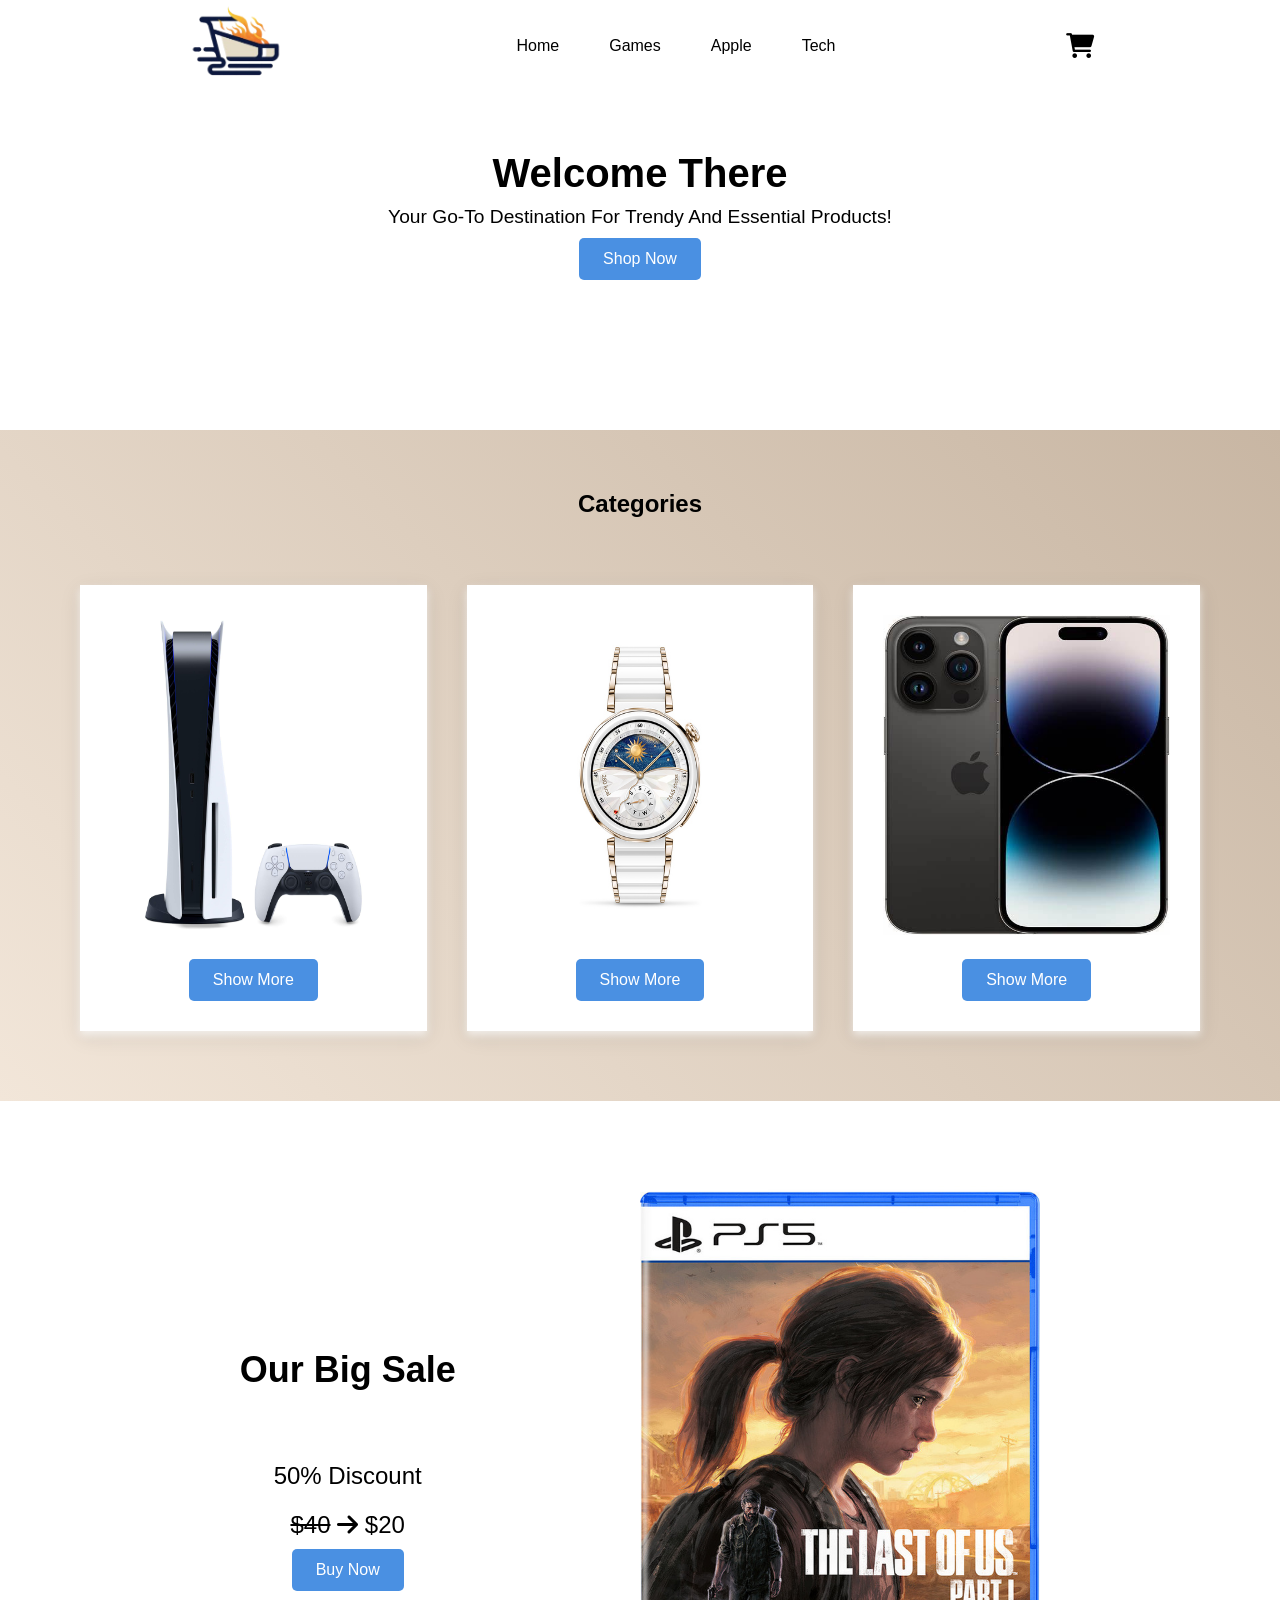
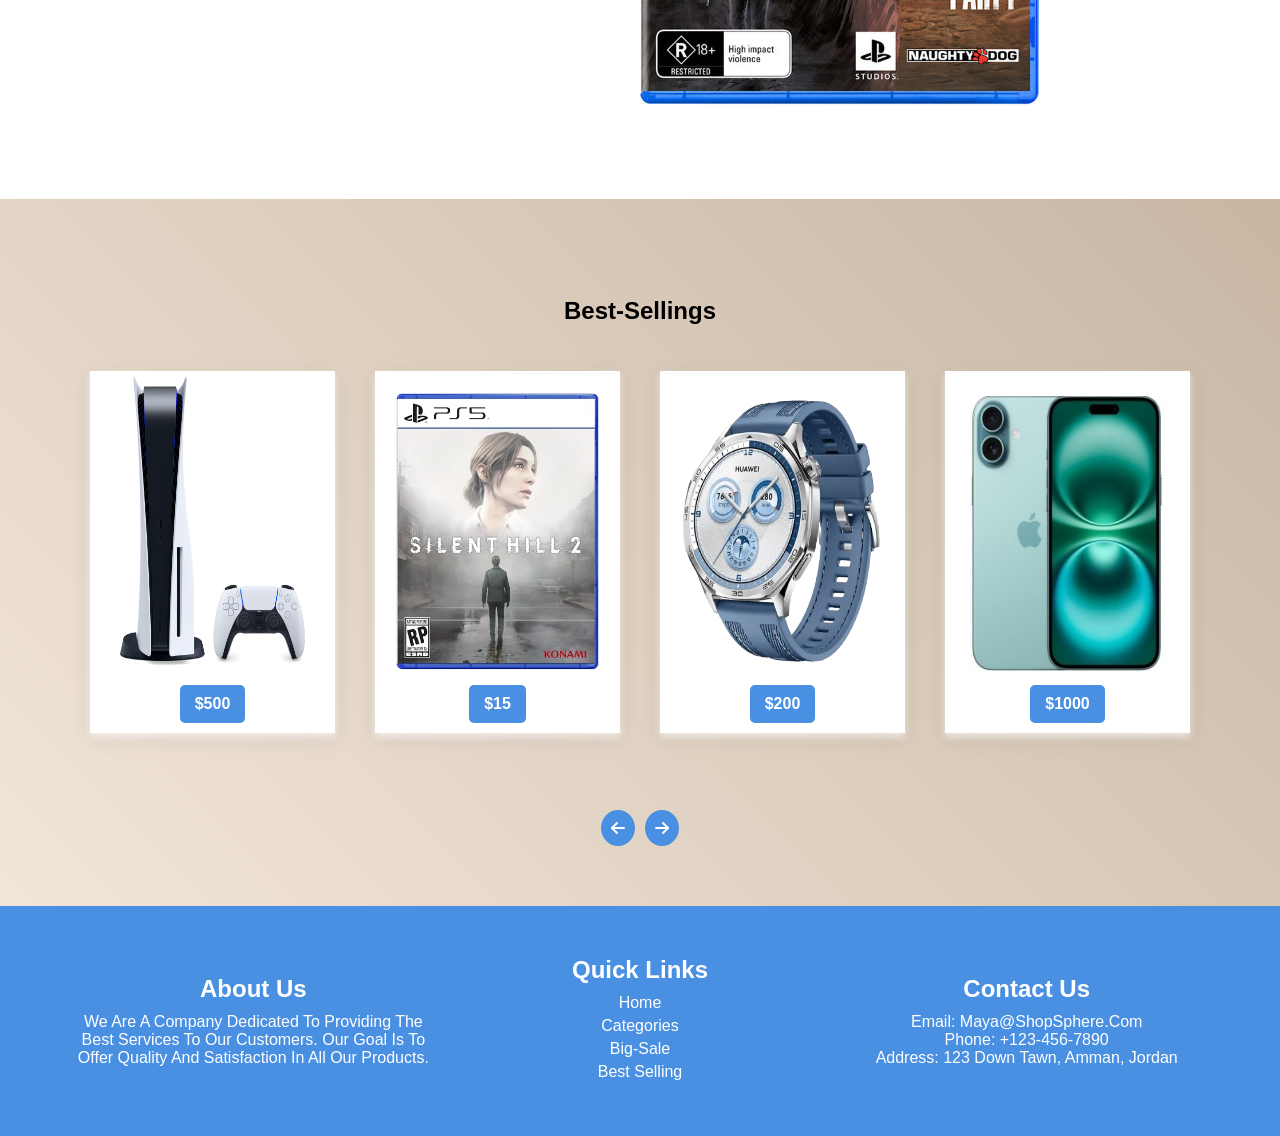
<file: index.html>
<!DOCTYPE html>
<html lang="en">
<head>
    <meta charset="UTF-8">
    <meta name="viewport" content="width=device-width, initial-scale=1.0">

    <link rel="stylesheet" href="https://cdnjs.cloudflare.com/ajax/libs/font-awesome/6.0.0-beta3/css/all.min.css">
    <link rel="stylesheet" href="CSS/style.css">
    <link rel="shortcut icon" href="img/LOGO (2).png" type="image/x-icon">

    <link rel="preconnect" href="https://fonts.googleapis.com">
    <link rel="preconnect" href="https://fonts.gstatic.com" crossorigin>
    <link href="https://fonts.googleapis.com/css2?family=Open+Sans:ital,wght@0,300..800;1,300..800&display=swap" rel="stylesheet">
    
    <title>ShopSphere</title>
</head>
<body>
    <header>
        <div class="container">
            <div class="icon">
                <a href="index.html"><img src="img/LOGO (2).png" alt=""></a>
            </div>
            <nav>
                <i class="fa-solid fa-bars"></i>
                <ul>
                    <li>
                        <a href="index.html">Home</a>
                    </li>
                    <li>
                        <a href="Games_Page/Games.html">Games</a>
                    </li>
                    <li>
                        <a href="Phones_Page/phones.html">Apple</a>
                    </li>
                    <li>
                        <a href="Tech_Page/Tech.html">Tech</a>
                    </li>
                </ul>
            </nav>
            <a href="#" class="shopping"><i class="fa-solid fa-cart-shopping"></i></a>
        </div>
    </header>
    <section class="Landing" id="home">
        <div class="container">
            <div class="text">
                <h1> Welcome there </h1>
                <p>
                    Your go-to destination for trendy and essential products!
                </p>
                <a href="#">shop now</a>
            </div>
        </div>
    </section>
    <section class="Categories" id="Categories">
        <div class="main-header">
            <h2>Categories</h2>
        </div>
        <div class="container">
            <div class="boxes-holder">
                <div class="box">
                    <div class="img">
                        <img src="img/ps5.jpg" alt="">
                    </div>
                    <a href="Games_Page/Games.html">Show More</a>
                </div>
                <div class="box">
                    <div class="img">
                        <img src="Tech_Page/img/huawei GT1.jpg" alt="watch">
                    </div>
                    <a href="Tech_Page/Tech.html">Show More</a>
                </div>
                <div class="box">
                    <div class="img">
                        <img src="Phones_Page/img/Iphon 14.jfif" alt="">
                    </div>
                    <a href="Phones_Page/phones.html">Show More</a>
                </div>
            </div>
        </div>
    </section>
    <section class="Big-sale" id="Big-sale">
        <div class="container">
            <div class="text-box">
                <h2>our big sale</h2>
                <p class="discount">50% discount</p>
                <p><span>$40</span> <i class="fa-solid fa-arrow-right"></i>  $20 </p>
                <a href="#">buy now</a>
            </div>
            <div class="img-box">
                <img src="Games_Page/img/LastOfUs_PS5.jpg" alt="Last Of Us_PS5">
            </div>
        </div>
    </section>
    <section class="best-selling" id="best selling">
        <div class="main-header">
            <h2>best-sellings</h2>
        </div>
        <div class="container">
            <div class="boxes">
                <div class="box">
                    <img src="img/ps5.jpg" alt="">
                    <p>$500</p>
                </div>
                <div class="box">
                    <img src="Games_Page/img/Silent Hill.jpg" alt="" class="Silent">
                    <p>$15</p>
                </div>
                <div class="box wacth">
                    <img src="Tech_Page/img/huaweiBlue (2).png" alt="">
                    <p>$200</p>
                </div>
                <div class="box Iphon16">
                    <img src="Phones_Page/img/Iphon16.jpg" alt="">
                    <p>$1000</p>
                </div>
            </div>
            <div class="slid">
                <i class="fa-solid fa-arrow-left"></i>
                <i class="fa-solid fa-arrow-right"></i>
            </div>
        </div>
    </section>
    <footer class="footer">
        <div class="footer-container">
        <div class="footer-section about">
            <h2>About Us</h2>
            <p>We are a company dedicated to providing the best services to our customers. Our goal is to offer quality and satisfaction in all our products.</p>
        </div>
        <div class="footer-section links">
            <h2>Quick Links</h2>
            <ul>
            <li><a href="#home">Home</a></li>
            <li><a href="#Categories">Categories</a></li>
            <li><a href="#Big-sale">Big-sale</a></li>
            <li><a href="#best-selling">best selling</a></li>
            </ul>
        </div>
        <div class="footer-section contact">
            <h2>Contact Us</h2>
            <p>Email: Maya@ShopSphere.com</p>
            <p>Phone: +123-456-7890</p>
            <p>Address: 123 Down Tawn, Amman, Jordan</p>
        </div>
        </div>
    </footer>
</body>
</html>
</file>
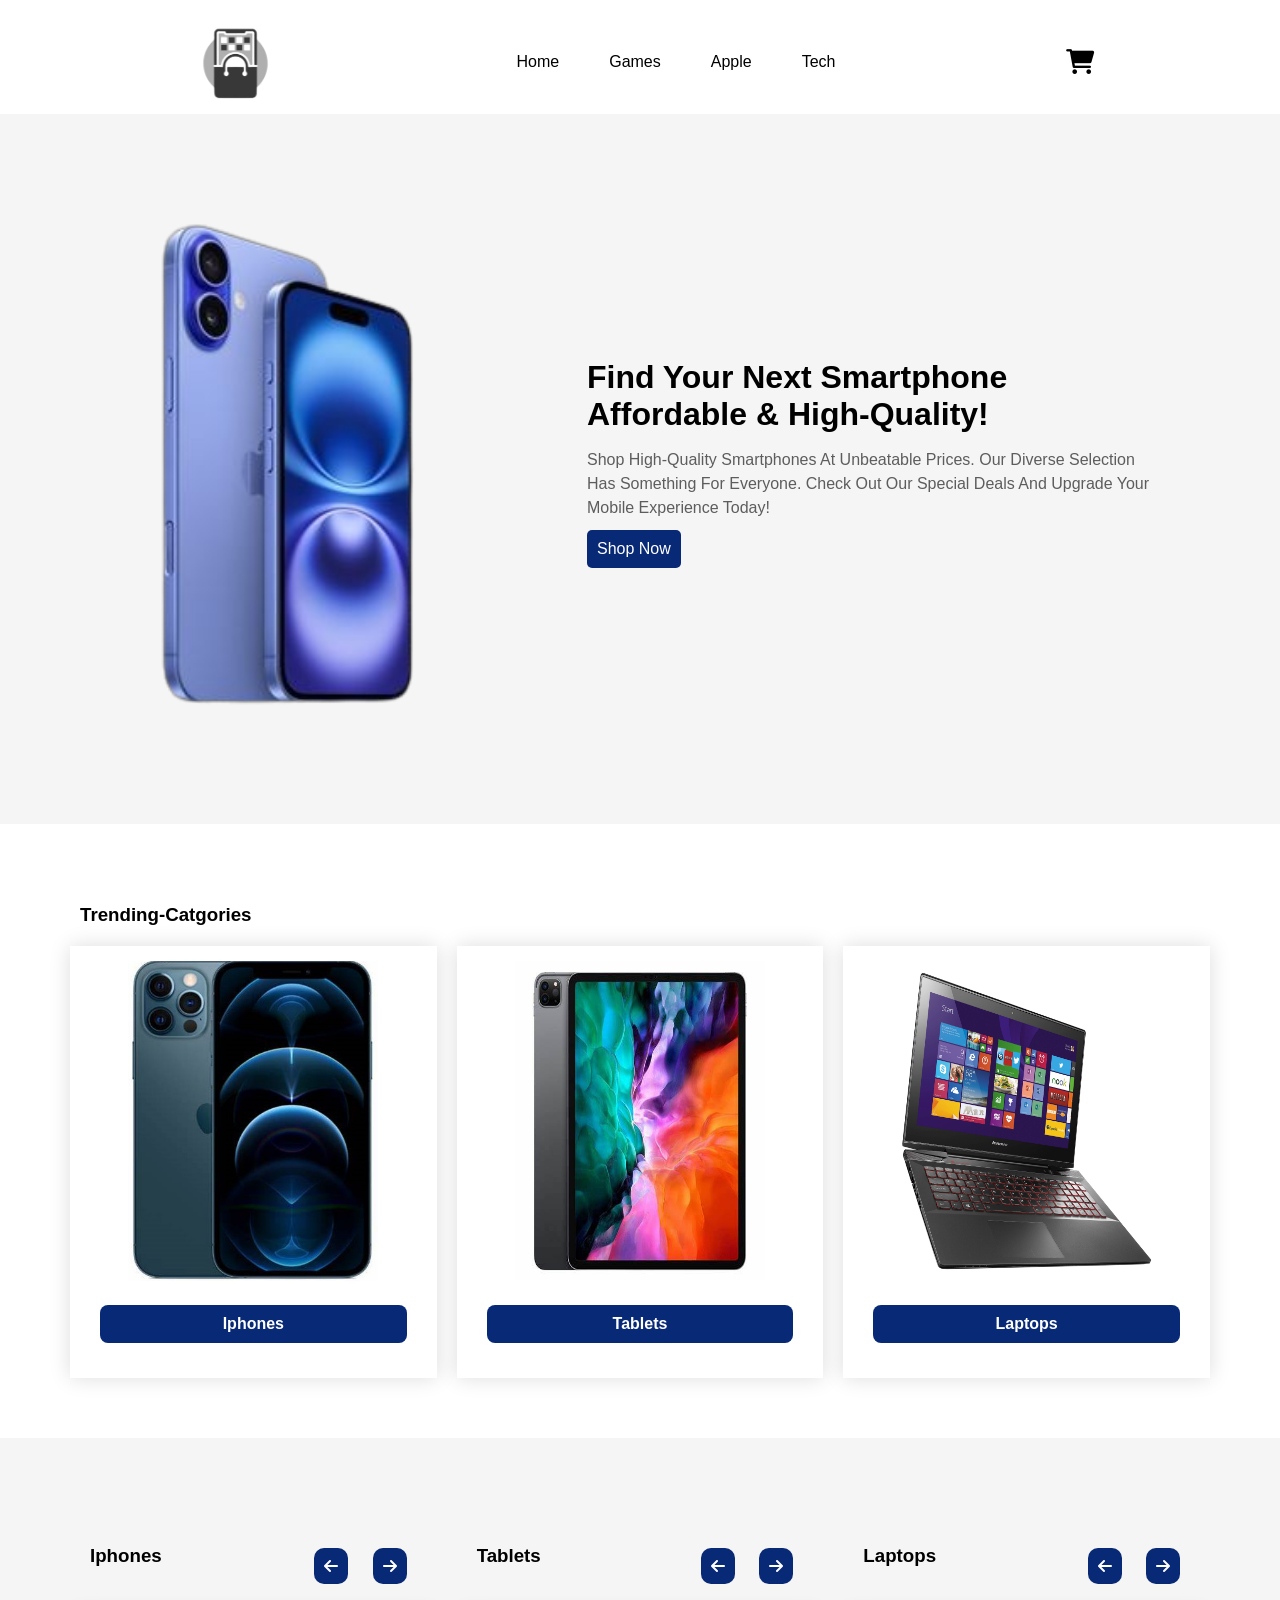
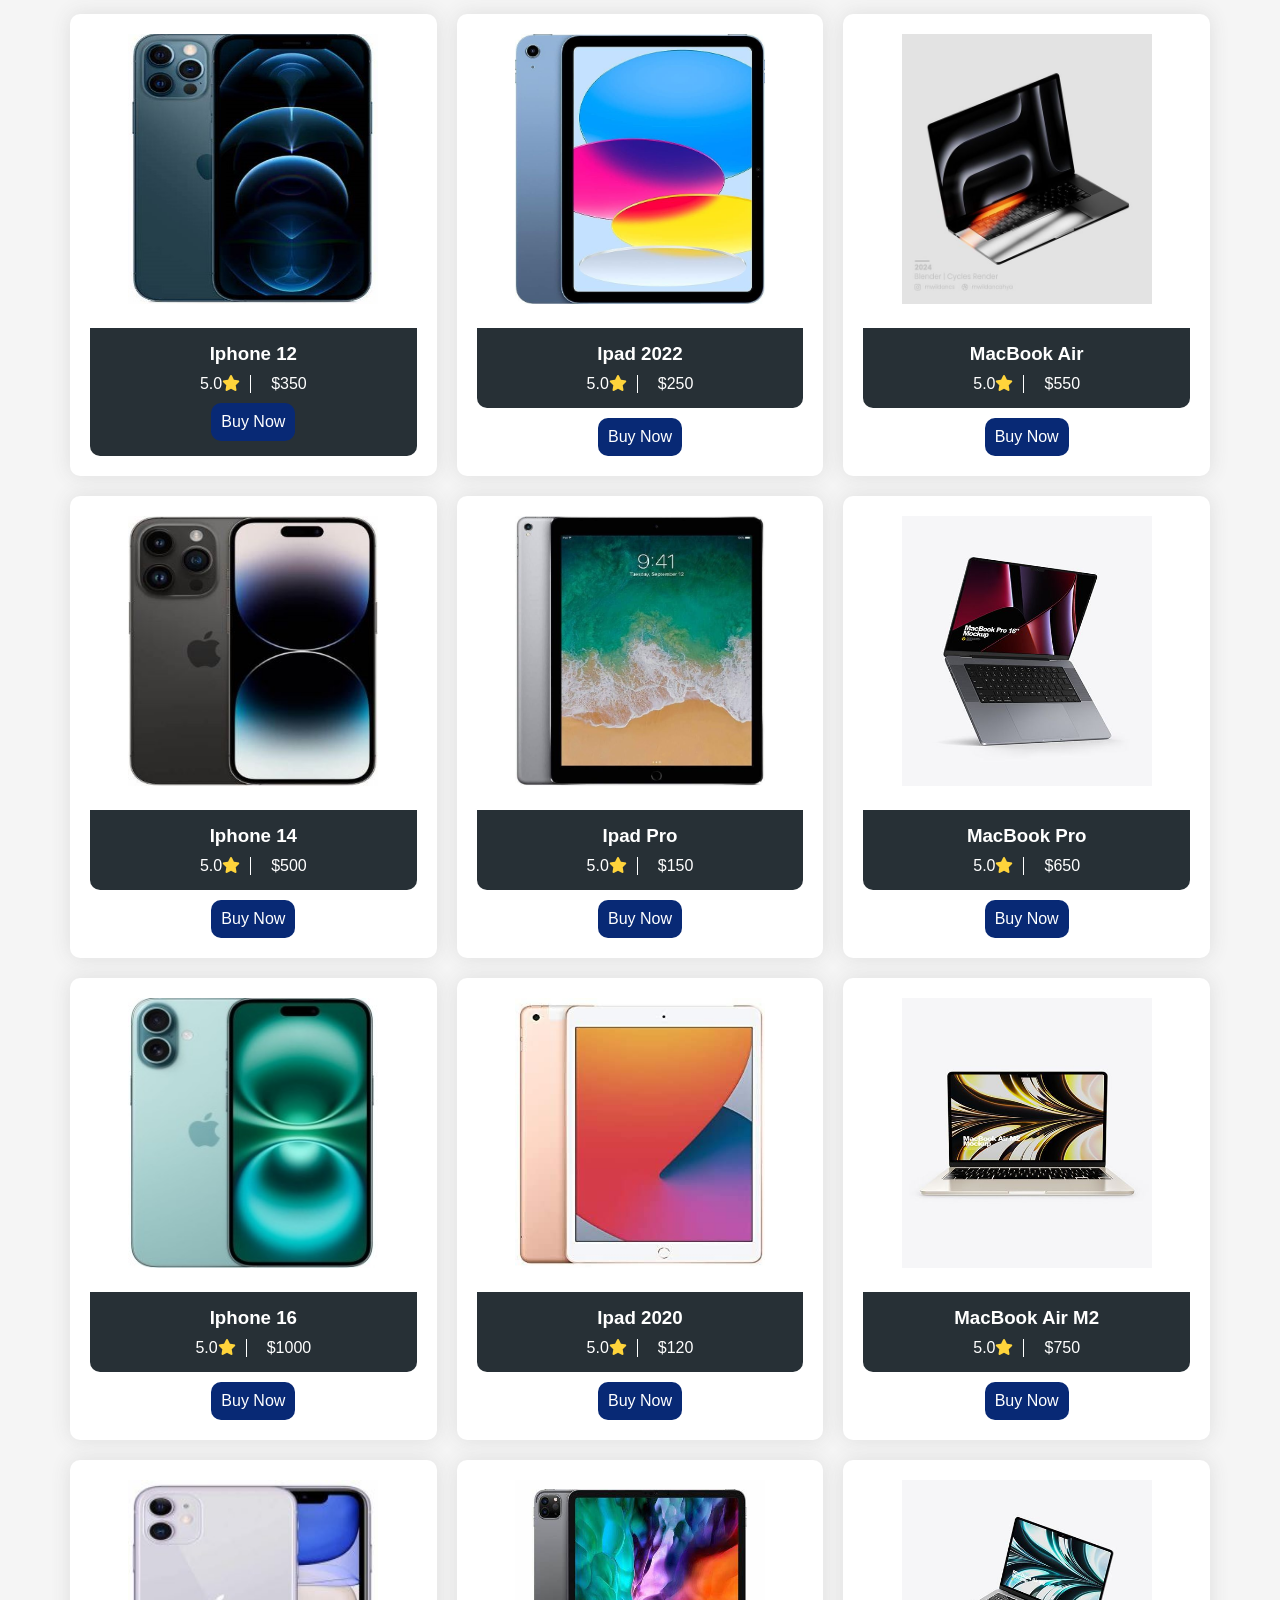
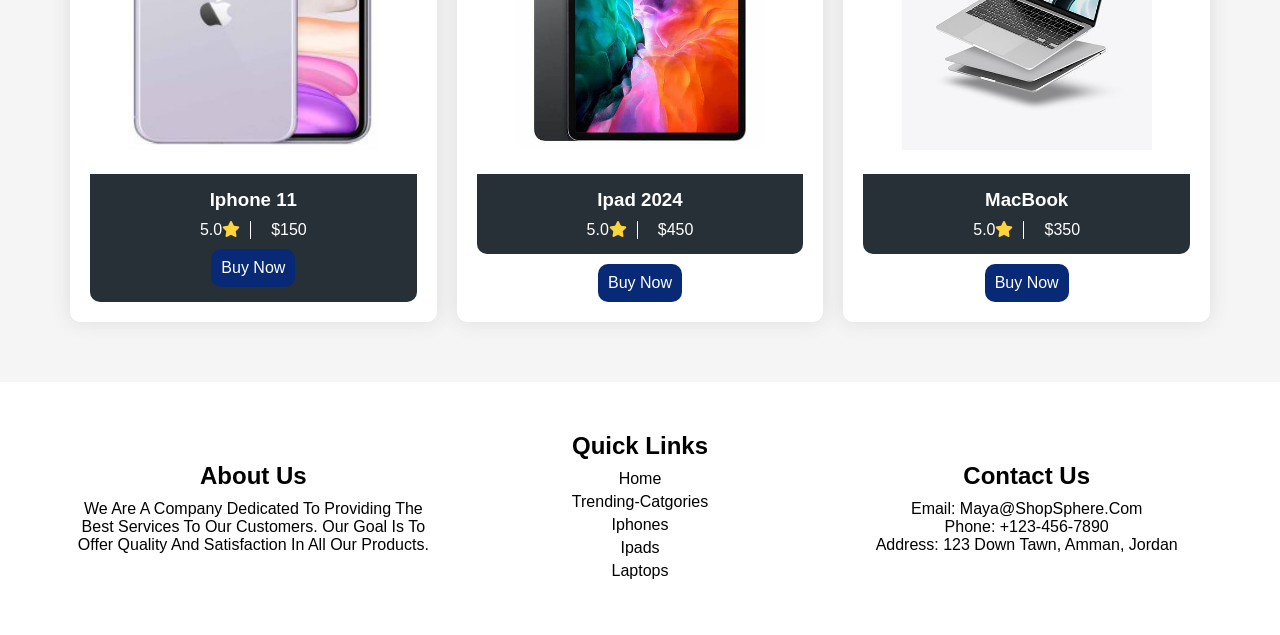
<file: Phones_Page/phones.html>
<!DOCTYPE html>
<html lang="en">
<head>
    <meta charset="UTF-8">
    <meta name="viewport" content="width=device-width, initial-scale=1.0">

    <link rel="stylesheet" href="https://cdnjs.cloudflare.com/ajax/libs/font-awesome/6.0.0-beta3/css/all.min.css">
    <link rel="stylesheet" href="../CSS/style.css">
    <link rel="shortcut icon" href="../img/LOGO (2).png" type="image/x-icon">
    <title>ShopSphere</title>
</head>
<body>
    <header class="phones">
        <div class="container">
            <div class="icon">
                <a href="phones.html"><img src="img/PhoneLogo-removebg-preview.png" alt=""></a>
            </div>
            <nav>
                <i class="fa-solid fa-bars"></i>
                <ul>
                    <li>
                        <a href="../index.html">Home</a>
                    </li>
                    <li>
                        <a href="../Games_Page/Games.html">Games</a>
                    </li>
                    <li>
                        <a href="../Phones_Page/phones.html">Apple</a>
                    </li>
                    <li>
                        <a href="../Tech_Page/Tech.html">Tech</a>
                    </li>
                </ul>
            </nav>
            <a href="#" class="shopping"><i class="fa-solid fa-cart-shopping"></i></a>
        </div>
    </header>
    <section class="Planding">
        <div class="container">
            <div class="boxes-container">
                <div class="image-box">
                    <img src="img/iphone16.png" alt="iphone 14">
                </div>
                <div class="text-box">
                    <h2>Find Your Next Smartphone  Affordable & High-Quality!</h2>
                    <p>Shop high-quality smartphones at unbeatable prices. Our diverse selection has something for everyone. Check out our special deals and upgrade your mobile experience today!</p>
                    <a href="#">shop now</a>
                </div>
            </div>
        </div>
    </section>
    <section class="Trending-Catgories" id="Trending-Catgories">
        <div class="container">
            <div class="main-heading">
                <h3>Trending-Catgories</h3>
            </div>
            <div class="boxes-container">
                <div class="box">
                    <img src="img/Iphon 12.jpg" alt="iphone12">
                    <a href="#iphones"><h4>Iphones</h4></a>
                </div>
                <div class="box">
                    <img src="img/Tablet.jfif" alt="Tablet">
                    <a href="#Tablets"><h4>Tablets</h4></a>
                </div>
                <div class="box">
                    <img src="img/lenovo.jpg" alt="MacBook Air M2">
                    <a href="#laptops"><h4>Laptops</h4></a>
                </div>
            </div>
        </div>
    </section>
    <section class="products">
        <div class="container">
            <div class="box-one">
                <div class="header">
                    <h3>Iphones</h3>
                    <div class="slid">
                        <i class="fa-solid fa-arrow-left"></i>
                        <i class="fa-solid fa-arrow-right"></i>
                    </div>
                </div>
                <div class="boxes-contaienr" id="iphones">
                    <div class="box">
                        <div class="img">
                            <img src="img/Iphon 12.jpg" alt="Iphon 12">
                        </div>
                        <div class="text">
                            <h3>iphone 12</h3>
                            <div class="price-rate">
                                <p>5.0<i class="fa-solid fa-star" style="color: #FFD43B;"></i></p>
                                <span>$350</span>
                            </div>
                            <a href="#">buy now</a>
                        </div>
                    </div>
                    <div class="box">
                        <div class="img">
                            <img src="img/Iphon 14.jpg" alt="Iphon 14">
                        </div>
                        <div class="text">
                            <h3>iphone 14</h3>
                            <div class="price-rate">
                                <p>5.0<i class="fa-solid fa-star" style="color: #FFD43B;"></i></p>
                                <span>$500</span>
                            </div>
                        </div>
                        <a href="#">buy now</a>
                    </div>
                    <div class="box">
                        <div class="img">
                            <img src="img/Iphon16.jpg" alt="Iphon 16">
                        </div>
                        <div class="text">
                            <h3>iphone 16</h3>
                            <div class="price-rate">
                                <p>5.0<i class="fa-solid fa-star" style="color: #FFD43B;"></i></p>
                                <span>$1000</span>
                            </div>
                        </div>
                        <a href="#">buy now</a>
                    </div>
                    <div class="box">
                        <div class="img">
                            <img src="img/Iphone 11.jpg" alt="Iphon 11">
                        </div>
                        <div class="text">
                            <h3>iphone 11</h3>
                            <div class="price-rate">
                                <p>5.0<i class="fa-solid fa-star" style="color: #FFD43B;"></i></p>
                                <span>$150</span>
                            </div>
                            <a href="#">buy now</a>
                        </div>
                    </div>
                </div>
            </div>
            <div class="box-Two">
                <div class="header">
                    <h3>Tablets</h3>
                    <div class="slid">
                        <i class="fa-solid fa-arrow-left"></i>
                        <i class="fa-solid fa-arrow-right"></i>
                    </div>
                </div>
                <div class="boxes-contaienr" id="Tablets">
                    <div class="box">
                        <div class="img">
                            <img src="img/Ipad 2022.jpg" alt="Iphon 12">
                        </div>
                        <div class="text">
                            <h3>Ipad 2022</h3>
                            <div class="price-rate">
                                <p>5.0<i class="fa-solid fa-star" style="color: #FFD43B;"></i></p>
                                <span>$250</span>
                            </div>
                        </div>
                        <a href="#">buy now</a>
                    </div>
                    <div class="box">
                        <div class="img">
                            <img src="img/Ipad pro.jpg" alt="Iphon 14">
                        </div>
                        <div class="text">
                            <h3>Ipad Pro</h3>
                            <div class="price-rate">
                                <p>5.0<i class="fa-solid fa-star" style="color: #FFD43B;"></i></p>
                                <span>$150</span>
                            </div>
                        </div>
                        <a href="#">buy now</a>
                    </div>
                    <div class="box">
                        <div class="img">
                            <img src="img/Ipad2020.jpg" alt="Iphon 16">
                        </div>
                        <div class="text">
                            <h3>Ipad 2020</h3>
                            <div class="price-rate">
                                <p>5.0<i class="fa-solid fa-star" style="color: #FFD43B;"></i></p>
                                <span>$120</span>
                            </div>
                        </div>
                        <a href="#">buy now</a>
                    </div>
                    <div class="box">
                        <div class="img">
                            <img src="img/Tablet.jfif" alt="Iphon 11">
                        </div>
                        <div class="text">
                            <h3>Ipad 2024</h3>
                            <div class="price-rate">
                                <p>5.0<i class="fa-solid fa-star" style="color: #FFD43B;"></i></p>
                                <span>$450</span>
                            </div>
                        </div>
                        <a href="#">buy now</a>
                    </div>
                </div>
            </div>
            <div class="box-three">
                <div class="header">
                    <h3>Laptops</h3>
                    <div class="slid">
                        <i class="fa-solid fa-arrow-left"></i>
                        <i class="fa-solid fa-arrow-right"></i>
                    </div>
                </div>
                <div class="boxes-contaienr" id="laptops">
                    <div class="box">
                        <div class="img">
                            <img src="img/MacBook Air.jpg" alt="MacBook Air">
                        </div>
                        <div class="text">
                            <h3>MacBook Air</h3>
                            <div class="price-rate">
                                <p>5.0<i class="fa-solid fa-star" style="color: #FFD43B;"></i></p>
                                <span>$550</span>
                            </div>
                        </div>
                        <a href="#">buy now</a>
                    </div>
                    <div class="box">
                        <div class="img">
                            <img src="img/MacBook Pro.jpg" alt="MacBook Pro">
                        </div>
                        <div class="text">
                            <h3>MacBook Pro</h3>
                            <div class="price-rate">
                                <p>5.0<i class="fa-solid fa-star" style="color: #FFD43B;"></i></p>
                                <span>$650</span>
                            </div>
                        </div>
                        <a href="#">buy now</a>
                    </div>
                    <div class="box">
                        <div class="img">
                            <img src="img/MacBook Air M2.jpg" alt="MacBook Air M2">
                        </div>
                        <div class="text">
                            <h3>MacBook Air M2</h3>
                            <div class="price-rate">
                                <p>5.0<i class="fa-solid fa-star" style="color: #FFD43B;"></i></p>
                                <span>$750</span>
                            </div>
                        </div>
                        <a href="#">buy now</a>
                    </div>
                    <div class="box">
                        <div class="img">
                            <img src="img/MacBook.jpg" alt="MacBook">
                        </div>
                        <div class="text">
                            <h3>MacBook</h3>
                            <div class="price-rate">
                                <p>5.0<i class="fa-solid fa-star" style="color: #FFD43B;"></i></p>
                                <span>$350</span>
                            </div>
                        </div>
                        <a href="#">buy now</a>
                    </div>
                </div>
            </div>
        </div>
    </section>
    <footer class="footer2">
        <div class="footer-container">
        <div class="footer-section about">
            <h2>About Us</h2>
            <p>We are a company dedicated to providing the best services to our customers. Our goal is to offer quality and satisfaction in all our products.</p>
        </div>
        <div class="footer-section links">
            <h2>Quick Links</h2>
            <ul>
            <li><a href="#">Home</a></li>
            <li><a href="#Trending-Catgories">Trending-Catgories</a></li>
            <li><a href="#iphones">Iphones</a></li>
            <li><a href="#Tablets">Ipads</a></li>
            <li><a href="#laptops">Laptops</a></li>
            </ul>
        </div>
        <div class="footer-section contact">
            <h2>Contact Us</h2>
            <p>Email: Maya@ShopSphere.com</p>
            <p>Phone: +123-456-7890</p>
            <p>Address: 123 Down Tawn, Amman, Jordan</p>
        </div>
        </div>
    </footer>
</body>
</html>
</file>
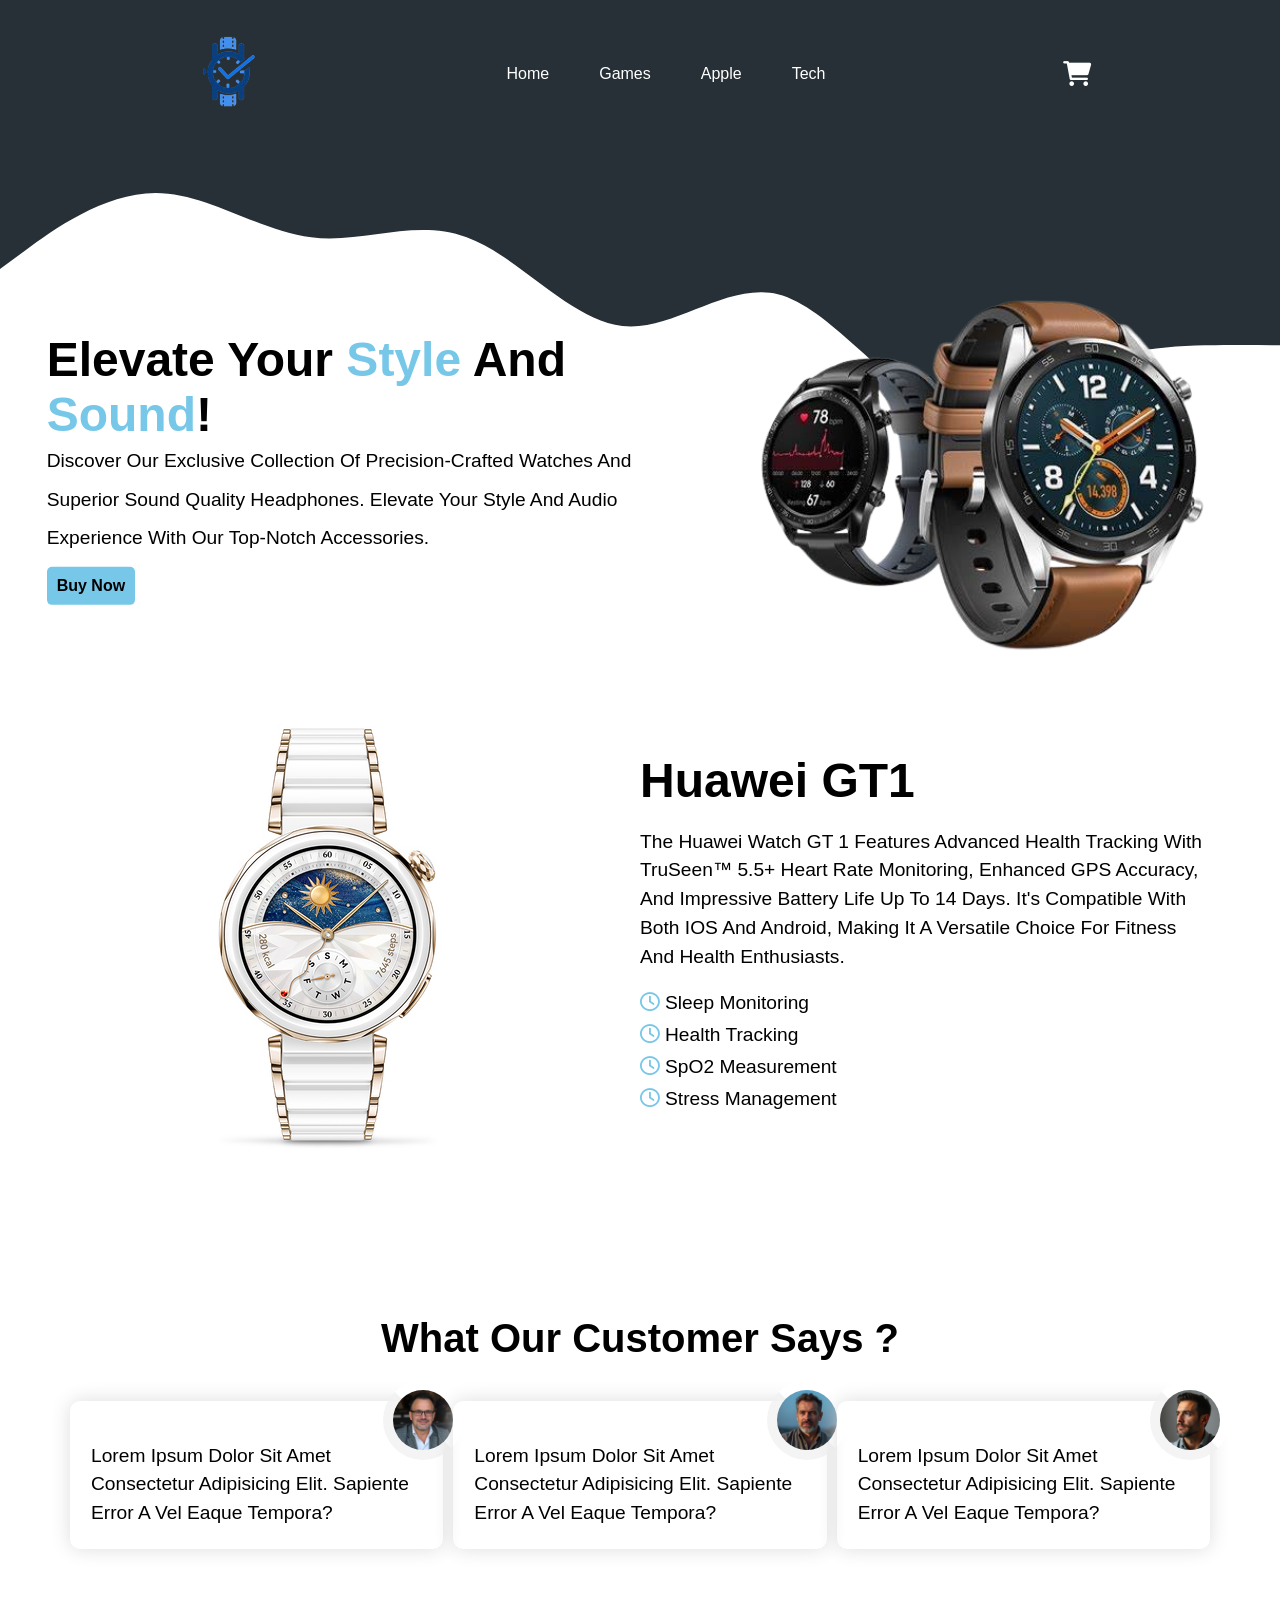
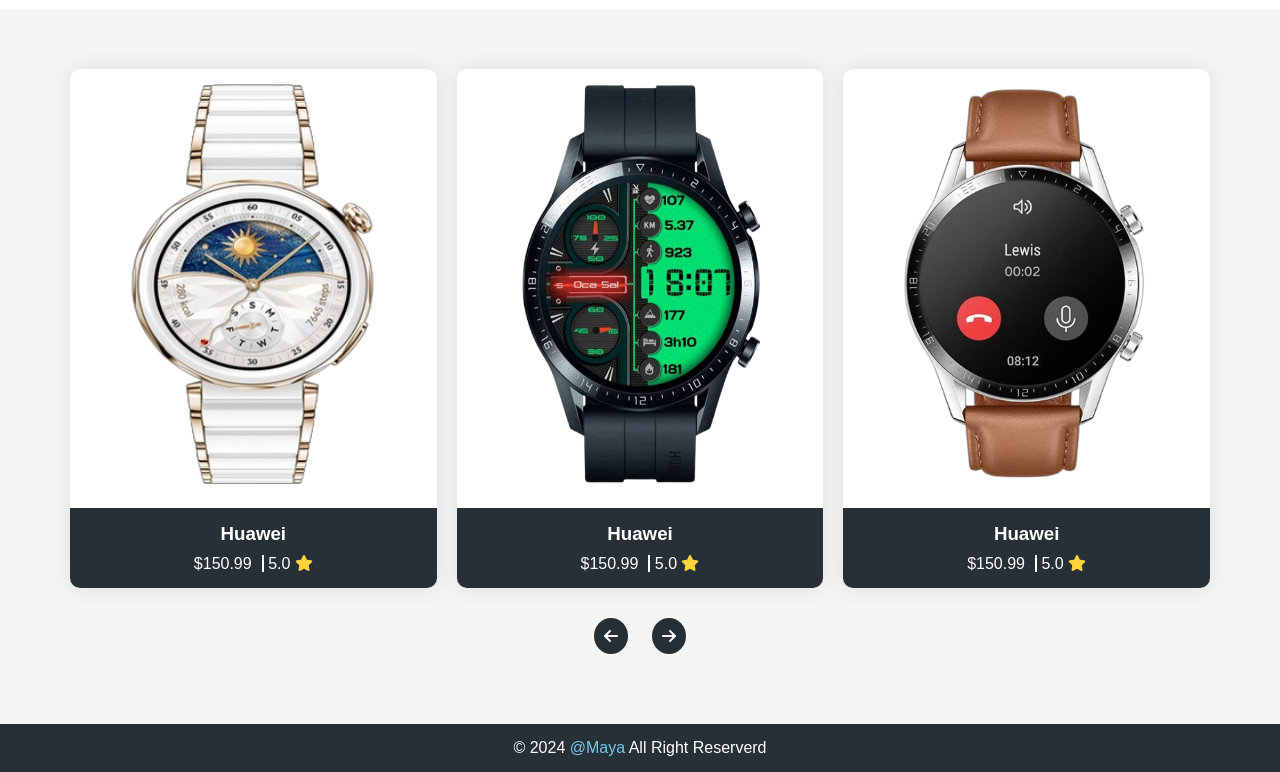
<file: Tech_Page/Tech.html>
<!DOCTYPE html>
<html lang="en">
<head>
    <meta charset="UTF-8">
    <meta name="viewport" content="width=device-width, initial-scale=1.0">

    <link rel="stylesheet" href="https://cdnjs.cloudflare.com/ajax/libs/font-awesome/6.0.0-beta3/css/all.min.css">
    <link rel="stylesheet" href="../CSS/style.css">
    <link rel="shortcut icon" href="../img/LOGO (2).png" type="image/x-icon">
    <title>ShopSphere</title>
</head>
<body>
    <header class="TechHeader">
        <div class="container">
            <div class="Techicon">
                <a href="Tech.html"><img src="img/WatchLogo.png" alt="logo"></a>
            </div>
            <nav>
                <i class="fa-solid fa-bars"></i>
                <ul class="TechList">
                    <li>
                        <a href="../index.html">Home</a>
                    </li>
                    <li>
                        <a href="../Games_Page/Games.html">Games</a>
                    </li>
                    <li>
                        <a href="../Phones_Page/phones.html">Apple</a>
                    </li>
                    <li>
                        <a href="Tech.html">Tech</a>
                    </li>
                </ul>
            </nav>
            <a href="#" class="shopping"><i class="fa-solid fa-cart-shopping"></i></a>
        </div>
    </header>
    <div class="Tlanding">
        <div class="contianer">
            <div class="holder">
                <div class="text-box">
                    <h1>Elevate Your <span>Style</span> and<span> Sound</span>!</h1>
                    <p>
                        Discover our exclusive collection of precision-crafted watches and superior sound quality headphones. Elevate your style and audio experience with our top-notch accessories.</p>
                        <a href="#">Buy Now</a>
                </div>
                <div class="img-box">
                    <img src="img/LandingWatch.png" alt="watch">
                </div>
            </div>
        </div>

    </div>
    <div class="TAbout">
        <div class="container">
            <div class="img-box">
                <img src="img/huawei GT1.jpg" alt="huawei GT1">
            </div>
            <div class="text-box">
                <h2>Huawei GT1</h2>
                <p>The Huawei Watch GT 1 features advanced health tracking with TruSeen™ 5.5+ heart rate monitoring, enhanced GPS accuracy, and impressive battery life up to 14 days. It's compatible with both iOS and Android, making it a versatile choice for fitness and health enthusiasts.</p>
                <ul>
                    <li>
                        sleep monitoring
                    </li>
                    <li>
                        health tracking
                    </li>
                    <li>
                        SpO2 measurement
                    </li>
                    <li>
                        stress management
                    </li>
                </ul>
            </div>
        </div>
    </div>
    <div class="Ttestemonial">
        <div class="main-heading">
            <h3>What our customer Says ?</h3>
        </div>
        <div class="container"> 
            <div class="box">
                <img src="img/menTes2.jpg" alt="">
                <p>Lorem ipsum dolor sit amet consectetur adipisicing elit. Sapiente error a vel eaque tempora?</p>
            </div>
            <div class="box">
                <img src="img/menTes.jpg" alt="">
                <p>Lorem ipsum dolor sit amet consectetur adipisicing elit. Sapiente error a vel eaque tempora?</p>
            </div>
            <div class="box">
                <img src="img/menTes3.jpg" alt="">
                <p>Lorem ipsum dolor sit amet consectetur adipisicing elit. Sapiente error a vel eaque tempora?</p>
            </div>
        </div>
    </div>
    <div class="products">
        <div class="container">
            <div class="box one">
                <img src="img/PWatch3.png"  alt="huaweiBlue">
                <div class="text">
                    <h3>Huawei</h3>
                    <div class="price_rate">
                        <span class="price">$150.99</span>
                        <span>5.0 <i class="fa-solid fa-star" style="color: #FFD43B;"></i></span>
                    </div>
                </div>
            </div>
            <div class="box ">
                <img src="img/PWatch.png" alt="huaweiBlue">
                <div class="text">
                    <h3>Huawei</h3>
                    <div class="price_rate">
                        <span class="price">$150.99</span>
                        <span>5.0 <i class="fa-solid fa-star" style="color: #FFD43B;"></i></span>
                    </div>
                </div>
            </div>
            <div class="box two">
                <img src="img/PWatch2.png"  alt="huaweiBlue">
                <div class="text">
                    <h3>Huawei</h3>
                    <div class="price_rate">
                        <span class="price">$150.99</span>
                        <span>5.0 <i class="fa-solid fa-star" style="color: #FFD43B;"></i></span>
                    </div>
                </div>
            </div>
        </div>
        <div class="slid">
            <i class="fa-solid fa-arrow-left"></i>
            <i class="fa-solid fa-arrow-right"></i>
        </div>
    </div>
    <footer class="Tfooter">
        <p> &copy; 2024 <span>@Maya</span> all right reserverd </p>
    </footer>
</body>
</html>
</file>
<file: CSS/style.css>
*{
    box-sizing: border-box;
    margin: 0;
    padding: 0;
}
:root
{
    --main-padding:60px;
    --primary-color:#4A90E2;
    --section-color:#f5f5f5;
    --Tech-Main-color : #76c7e8;
    --box-shadow :0px 0px 20px  rgb(221, 221, 221);
}
ul
{
    list-style: none;
}
a
{
    text-decoration: none;
    color: black;
}
body
{
    font-family: Arial, sans-serif;
    text-transform: capitalize;
}
.container
{
    padding-left: 15px;
    padding-right: 15px;
    margin-left: auto;
    margin-right: auto;
}
@media (min-width:768px) {
    .container
    {
        width: 750px;
    }
}
@media (min-width:992px) {
    .container
    {
        width: 970px;
    }
}
@media (min-width:1200px) {
    
        .container
        {
            width: 1170px;
        } 
}
header
{
    padding: 30px 10 0;
}
header .container
{
    display: flex;
    justify-content: space-around;
    align-items: center;
}
header .container .icon img
{
    max-width: 100%;
    width: 100px;
}
header .container nav
{
    position: relative;
}
header .container nav ul
{
    display: flex;
    justify-content: center;
    gap: 50px;
}
@media (min-width:768px) {
    header .container nav i
    {
        display: none;
    }
}
@media (max-width:767px) {
    header .container nav ul
    {
        display: none;
    }
    header .container nav:hover ul
    {
        display: inline-block;
        position: absolute;
        top: 35px;
        right: -32px;
        background: var(--primary-color);;
        padding: 15px;
        border-radius: 10px;
    }
    header .container nav:hover ul li a
    {
        color: white;
    }
}
header .container nav ul li a:hover
{
    color: var(--primary-color);
}
header .container nav i
{
    font-size: 25px;
}
header .container .shopping i 
{
    font-size: 25px;
}
.Landing
{
    padding-top: var(--main-padding);
    padding-bottom: 80px;
    margin-bottom: 60px;
}
.Landing .container
{
    display: flex;
    justify-content: center;
    text-align: center;
}
.Landing .container .text
{
    max-width: 60%;
}
.Landing .container .text h1
{
    font-size: 2.5em;
    margin-bottom: 10px;
}
.Landing .container .text p
{
    font-size: 1.2em;
}
.Landing .container .text a
{
    width: fit-content;
    background-color:var(--primary-color);
    color: white;
    padding: 12px 24px;
    text-align: center;
    display: inline-block;
    font-size: 16px;
    margin: 10px 0;
    border-radius: 5px;
    transition:0.3s  ease;
}
.Landing .container .text a:hover
{
    background: linear-gradient(45deg, #2c397d, #5884ff);
}
.Categories
{
    padding-top: var(--main-padding);
    padding-bottom: var(--main-padding);
    text-align: center;
    background: linear-gradient(45deg, #f2e6d9, #c8b6a3);
}
.Categories .container .boxes-holder
{
    display: grid;
    grid-template-columns: repeat(auto-fill,minmax(350px,1fr));
    gap: 20px;
    margin-top: 5%;
}
@media (max-width:767px) {
    .Categories .container .boxes-holder
    {
        flex-direction: column;
        row-gap: 20px;
    }
}
.Categories .container .boxes-holder .box
{
    background-color: white;
    box-shadow: 0 4px 8px rgba(255, 255, 255, 0.7), 0 6px 20px rgba(0, 0, 0, 0.1);
    transition: 0.3s;
    padding: 20px;
    margin: 10px;
}
.Categories .container .boxes-holder .box:hover
{
    box-shadow: 0 8px 16px rgba(255, 255, 255, 0.9), 0 10px 30px rgba(0, 0, 0, 0.15);
}
.Categories .container .boxes-holder .box .img img
{
    max-width: 100%;
    width: 400px;
    height: 340px;
    padding: 10px;
}
.Categories .container .boxes-holder .box a
{
    width: fit-content;
    background-color:var(--primary-color);
    color: white;
    padding: 12px 24px;
    text-align: center;
    display: inline-block;
    font-size: 16px;
    margin: 10px 0;
    border-radius: 5px;
    transition:  0.3s ease;
}
.Categories .container .boxes-holder .box a:hover
{
    background: linear-gradient(45deg, #2c397d, #5884ff);
}
.Big-sale
{
    padding-top: var(--main-padding);
    padding-bottom: var(--main-padding);
}
.Big-sale .container
{
    display: flex;
    justify-content: space-evenly;
    align-items: center;
    gap: 20px;
    padding: 20px;
}
@media (max-width:767px) {
    .Big-sale .container
    {
        flex-direction: column;
    }
}
.Big-sale .container .text-box h2
{
    text-align: center;
    padding: 50px 0;
}
.Big-sale .container .text-box .discount
{
    text-align: center;
    padding: 10px;
    margin: 5% 0;
}
.Big-sale .container .text-box
{
    text-align: center;
    position: relative;
    font-size: 1.5em;
    margin: 10px 0;
    width: auto;
}
@media (max-width:530px) {
    .Big-sale .container .text-box
    {
        font-size: 0.8em;
    }
}
.Big-sale .container .text-box p span
{
    text-decoration: line-through;
}
.Big-sale .container .text-box a
{
    width: fit-content;
    background-color:var(--primary-color);
    color: white;
    padding: 12px 24px;
    text-align: center;
    display: inline-block;
    font-size: 16px;
    margin: 10px 0;
    border-radius: 5px;
    transition:  0.3s;
}
.Big-sale .container .text-box a:hover
{
    background: linear-gradient(45deg, #2c397d, #5884ff);
}
.Big-sale .container .img-box
{
    text-align: center;
}
.Big-sale .container .img-box img
{
    max-width: 100%;
    width: 400px;
}
@media (max-width:530px) {
    .Big-sale .container .img-box img
    {
        width: 250px;
    }
}
.best-selling
{
    padding-top: var(--main-padding);
    padding-bottom: var(--main-padding);
    background: linear-gradient(45deg, #f2e6d9, #c8b6a3);
    text-align: center;
}
.best-selling .main-header
{
    margin: 3% 0 2%;
}
.best-selling .container .boxes
{
    display: grid;
    grid-template-columns: repeat(auto-fill,minmax(250px,1fr));
}
.best-selling .container .boxes .box
{
    text-align: center;
    background-color: white;
    margin: 20px;
    box-shadow: 0 4px 8px rgba(255, 255, 255, 0.7), 0 6px 20px rgba(0, 0, 0, 0.1);
    transition: 0.3s ease-in-out;
}
.best-selling .container .boxes .box:hover
{
    box-shadow: 0 8px 16px rgba(255, 255, 255, 0.9), 0 10px 30px rgba(0, 0, 0, 0.15);
}
.best-selling .container .boxes .box img
{
    max-width: 100%;
    width: 300px;
    height: 300px;
}
.best-selling .container .boxes .wacth img
{
    padding: 20px 20px 0;
}
.best-selling .container .boxes .box .Silent
{
    padding: 20px 20px 0;
}
.best-selling .container .boxes .Iphon16 img
{
    padding: 25px 25px 0;
}
.best-selling .container .boxes .box p
{
    font-weight: bold;
    padding: 10px 15px;
    background-color:var(--primary-color);
    border-radius: 5px;
    width: fit-content;
    margin: 10px auto;
    color: white;
}
.best-selling .container .boxes .box p:hover
{
    background: linear-gradient(45deg, #2c397d, #5884ff);
}
.best-selling .container .slid
{
    display: flex;
    gap: 10px;
    justify-content: center;
    margin-top: 5%;
    cursor: pointer;

}
.best-selling .container .slid i
{
    border-radius: 50%;
    background-color: var(--primary-color);
    padding: 10px;
    color: white;
}
.best-selling .container .slid i:hover
{
    background: linear-gradient(45deg, #2c397d, #5884ff);
}
.footer {
    background-color:var(--primary-color);
    color: white;
    padding: 20px 0;
    text-align: center;
}

.footer-container {
    display: flex;
    flex-direction: column;
    align-items: center;
    max-width: 1200px;
    margin: 0 auto;
    padding: 20px;
}

.footer-section {
    flex: 1;
    margin: 10px;
    min-width: 200px;
}

.footer-section h2 {
    font-size: 1.5em;
    margin-bottom: 10px;
}
.footer-section p,
.footer-section ul,
.footer-section a {
    font-size: 1em;
    color: white;
}
.footer-section ul li {
    margin: 5px 0;
}

.footer-section ul li a:hover {
    text-decoration: underline;
}

@media (min-width: 768px) {
    .footer-container {
        flex-direction: row;
        justify-content: space-between;
    }
}
/* ============================================ Game Page ======================================= */
.home
{
    background: linear-gradient(135deg, #36437a 0%, #454e8a 100%);
    background-size: cover;
    max-height: 100vh;
    position: relative;
    z-index: 1;
}
@media (max-width:767px) {
    .home header .container nav:hover ul
    {
        display: inline-block;
        position: absolute;
        top: 35px;
        right: -32px;
        background: #f78f32;
        padding: 15px;
        border-radius: 10px;
    }
}
.home header .container
{
    color: white;
}
.home header .container .icon img
{
    width: 200px;
}
.home header .container ul li a,
.home header .container i
{
    color: white;
    transition: 0.3s;
}
.home header .container ul li .links:hover,
.home header .container i:hover
{
    color: #d87019;
}
.home .landing
{
    margin: 5% auto;
    text-align: center;
    color: white;
    width: 50%;
}
.home .landing h1
{
    font-size: 3em;
    margin-bottom: 20px;
}
.home .landing p
{
    font-size: 1.5em;
    margin-bottom: 40px;
}
.home .landing a
{
    background: linear-gradient(135deg, #d87019 0%, #f99336 100%);
    color: white;
    padding: 15px 30px;
    text-decoration: none;
    border-radius: 5px;
    font-size: 1.2em;
    display: inline-block;
    font-weight: bold;
    margin-bottom: 5%;
}
.home .landing a:hover
{
    background: linear-gradient(135deg, #f99336 0%, #d87019 100%);
}
@media (max-width:767px) {
    .home .landing h1
    {
        font-size: 2em;
    }
    .home .landing p
    {
        font-size: 1em;
    }
    .home .landing a
    {
        font-size: 0.8em;
    }
}
.streamer
{
    padding-top: var(--main-padding);
    padding-bottom: var(--main-padding);
    background-color: white;
}
.streamer .container img
{
    max-width: 100%;
}
.streamer .container .text
{
    text-align: center;
}
.streamer .container .text h2
{
    color: #38427d;
    font-size: 2em;
    margin-bottom: 10px;
}
.streamer .container .text p
{
    color: #333333;
    font-size: 1.2em;
    margin-bottom: 20px;
}
.streamer .container .text a
{
    color: white;
    margin: 20px auto;
    display:block;
    border-radius: 5px;
    background-color: #38427d;
    padding: 10px 20px;
    width: fit-content;
}
.Best-game
{
    padding-top: var(--main-padding);
    padding-bottom: var(--main-padding);
    text-align: center;
    background: linear-gradient(135deg, #2d3674 0%, #1a1f61 100%);
}
.Best-game .main-header
{
    padding: 20px;
    color: white;
}
.Best-game .container .boxes-container
{
    display: grid;
    grid-template-columns: repeat(auto-fill,minmax(250px,1fr));
    gap: 10px;
    margin-top: 20px;
}
.Best-game .container .boxes-container .box
{
    padding: 15px;
    box-shadow: 0px 0px 20px rgb(34 45 153);
    text-align: center;
    border-radius: 5px;
    background-color: white;
    transition: 0.3s;
    max-width: 90%;
}
.Best-game .container .boxes-container .box:hover
{
    box-shadow: var(--box-shadow);
}
.Best-game .container .boxes-container .box img
{
    max-width: 100%;
    border-radius: 5px;
    height: 300px;
    margin-bottom: 10px;
}
.Best-game .container .boxes-container .box ul
{
    display: flex;
    justify-content: center;
}
.Best-game .container .boxes-container .box button
{
    padding: 12px 10px;
    margin-top: 5%;
    background: linear-gradient(135deg, #d87019 0%, #f99336 100%);
    color: white;
    border: none;
    cursor: pointer;
    font-weight: bold;
    text-transform: capitalize;
    border-radius: 5px;
    transition: 0.3s ease-in-out;
}
.Best-game .container .boxes-container .box button:hover
{
    background: linear-gradient(135deg, #f99336 0%, #d87019 100%);
}
.Best-game a
{
    padding: 12px 15px;
    width: fit-content;
    margin-top: 5%;
    background: linear-gradient(135deg, #d87019 0%, #f99336 100%);
    display: inline-block;
    color: white;
    border-radius: 5px;
}
.Best-game a:hover
{
    background: linear-gradient(135deg, #f99336 0%, #d87019 100%);
}
.PSConsols
{
    padding-top: var(--main-padding);
    padding-bottom: var(--main-padding);
    text-align: center;
}
.PSConsols .container .boxes-container
{
    display: grid;
    grid-template-columns: repeat(auto-fill,minmax(250px,1fr));
    gap: 10px;
    margin-top: 5%;
}
.PSConsols .container .boxes-container .box
{
    padding: 15px;
    box-shadow: var(--box-shadow);
    text-align: center;
    border-radius: 5px;
    max-width: 100%;
    transition: 0.3s;
}
.PSConsols .container .boxes-container .box:hover
{
    box-shadow: 0px 0px 20px rgb(34 45 153);
}
.PSConsols .container .boxes-container .box img
{
    max-width: 100%;
    width: 250px;
    height: 300px;
}
.PSConsols .container .boxes-container .box .text
{
    text-align: start;
    margin-top: 20px;
    padding: 10px 15px;
}
.PSConsols .container .boxes-container .box .text h3
{
    font-weight:500;
    margin-bottom: 10px;
}
.PSConsols .container .boxes-container .box .text p
{
    color: #5e5d5d;
    font-size: 15px;
    text-transform: lowercase;
    padding-left: 5px;
}
.PSConsols .container .boxes-container .box .text p span
{
    color: rgb(214, 57, 57);
}
.PSConsols .container .boxes-container .box button
{
    padding: 12px 10px;
    margin-top: 5%;
    background:linear-gradient(45deg, #2c397d, #5884ff) ;
    color: white;
    border: none;
    cursor: pointer;
    font-weight: bold;
    text-transform: capitalize;
    border-radius: 5px;
    transition: 0.3s;
}
.PSConsols .container .boxes-container .box button:hover
{
    background:linear-gradient(45deg, #5884ff, #2c397d) ;
}
.PSConsols a
{
    padding: 12px 15px;
    width: fit-content;
    background:linear-gradient(45deg, #2c397d, #5884ff) ;
    display: inline-block;
    color: white;
    border-radius: 5px;
    margin-top: 5%;
}
.PSConsols a:hover
{
    background:linear-gradient(45deg, #5884ff, #2c397d) ; 
}
.Figurines
{
    padding-top: var(--main-padding);
    padding-bottom: var(--main-padding);
    text-align: center;
    background: linear-gradient(135deg, #2d3674 0%, #1a1f61 100%);
}
.Figurines .main-header
{
    padding: 20px;
    color: white;
}
.Figurines .container .boxes-container
{
    display: grid;
    grid-template-columns: repeat(auto-fill,minmax(250px,1fr));
    gap: 10px;
    margin-top: 20px;
}
.Figurines .container .boxes-container .box
{
    padding: 15px;
    box-shadow: 0px 0px 20px rgb(34 45 153);
    text-align: center;
    border-radius: 5px;
    background-color: white;
    transition: 0.3s;
    max-width: 90%;
}
.Figurines .container .boxes-container .box h3
{
    margin: 10px;
}
.Figurines .container .boxes-container .box:hover
{
    box-shadow: 0px 0px 20px  rgb(221, 221, 221);
}
.Figurines .container .boxes-container .box img
{
    max-width: 100%;
}
.Figurines  .container .boxes-container .box button
{
    padding: 12px 10px;
    margin-top: 5%;
    background: linear-gradient(135deg, #d87019 0%, #f99336 100%);
    color: white;
    border: none;
    cursor: pointer;
    font-weight: bold;
    text-transform: capitalize;
    border-radius: 5px;
    transition: 0.3s ease-in-out;
}
.Figurines .container .boxes-container .box button:hover
{
    background:linear-gradient(45deg, #f99336, #d87019) ;
}
.Figurines  a
{
    padding: 12px 15px;
    width: fit-content;
    margin-top: 5%;
    background: linear-gradient(135deg, #d87019 0%, #f99336 100%);
    display: inline-block;
    color: white;
    border-radius: 5px;
}
.Figurines  a:hover
{
    background: linear-gradient(135deg, #f99336 0%, #d87019 100%);
}
.container .boxes-container .box  .price_rate
{
    margin: 20px 10px 10px;
}
.container .boxes-container .box  .price_rate .price
{
    border-right: 1px solid;
    padding-right: 10px;
}
.footer2 {
    background-color:white;
    color: black;
    padding: 20px 0;
    text-align: center;
}
.footer2 .footer-container {
    display: flex;
    flex-direction: column;
    align-items: center;
    max-width: 1200px;
    margin: 0 auto;
    padding: 20px;
}

.footer2 .footer-section {
    flex: 1;
    margin: 10px;
    min-width: 200px;
}

.footer2 .footer-section h2 {
    font-size: 1.5em;
    margin-bottom: 10px;
}
.footer2 .footer-section p,
.footer2 .footer-section ul,
.footer2 .footer-section a {
    font-size: 1em;
    color: black;
}
.footer2 .footer-section ul li {
    margin: 5px 0;
}

.footer2 .footer-section ul li a:hover {
    text-decoration: underline;
}

@media (min-width: 768px) {
    .footer2 .footer-container {
        flex-direction: row;
        justify-content: space-between;
    }
}
/* ===================================Phone Page======================================= */
.phones
{
    padding: 10px 10px 0;
}
.Planding
{
    padding-top: var(--main-padding);
    padding-bottom: var(--main-padding);
    background-color: var(--section-color);
}
.Planding .container .boxes-container
{
    display: flex;
    justify-content: center;
    align-items: center;
    gap: 10%;
}
@media (max-width:767px) {
    .Planding .container .boxes-container
    {
        flex-direction: column;
    }
}
.Planding .container .boxes-container .image-box img
{
    max-width: 90%;
    width: 350px;
}
.Planding .container .boxes-container .text-box
{
    flex-basis: 50%;
}
@media (max-width:767px) {
    .Planding .container .boxes-container .text-box
    {
        text-align: center;
    }
}
.Planding .container .boxes-container .text-box h2
{
    font-size: 2rem;
    margin-bottom: 15px;
}
.Planding .container .boxes-container .text-box p
{
    color: #5e5d5d;
    line-height: 1.5;
}
.Planding .container .boxes-container .text-box a
{
    display: inline-block;
    background-color: #082975;
    color: white;
    padding: 10px;
    text-align: center;
    margin: 10px auto;
    border-radius: 5px;
}
.Planding .container .boxes-container .text-box a:hover
{
    background-color: #083aad;
}
.Trending-Catgories
{
    padding-top: var(--main-padding);
    padding-bottom: var(--main-padding);
}
.Trending-Catgories .container .main-heading
{
    margin: 20px 10px;
}
.Trending-Catgories .container .boxes-container
{
    display: grid;
    grid-template-columns: repeat(auto-fill,minmax(300px,1fr));
    gap: 20px;
}
.Trending-Catgories .container .boxes-container .box
{
    text-align: center;
    padding: 15px 10px;
    box-shadow: var(--box-shadow);
    transition: 0.3s;
}
.Trending-Catgories .container .boxes-container .box:hover
{
    transform: translateY(10px);
}
.Trending-Catgories .container .boxes-container .box img
{
    max-width: 100%;
    width: 250px;
    height: 320px;
}
.Trending-Catgories .container .boxes-container .box h4
{
    margin: 20px;
    background-color: #082975;
    color: white;
    padding: 10px;
    border-radius: 8px;
    transition: 0.3s;
}
.Trending-Catgories .container .boxes-container .box h4:hover
{
    background-color: #083aad;
}
.products
{
    padding-top:var(--main-padding);
    padding-bottom: var(--main-padding);
    background-color: var(--section-color);
}
.products .container .header
{
    margin: 20px;
    display: flex;
    justify-content: space-between;
    align-items: center;
}
.products .container .header .slid i
{
    margin: 10px;
    background-color: #082975;
    color: white;
    padding: 10px;
    border-radius: 10px;
    cursor: pointer;
}
.products .container .boxes-contaienr
{
    display: grid;
    grid-template-columns: repeat(auto-fill,minmax(250px,1fr));
    gap: 20px;
}
.products .container .boxes-contaienr .box
{
    text-align: center;
    background-color: white;
    padding: 20px;
    transition: 0.3s;
}
.products .container .boxes-contaienr .box:hover
{
    box-shadow: var(--box-shadow);
}
.products .container .boxes-contaienr .box .img img
{
    max-width: 100%;
    width: 250px;
    height: 270px;
}
.products .container .boxes-contaienr .box .text .price-rate
{
    display: flex;
    justify-content: center;
    align-items: center;
    gap: 20px;
    margin-top: 10px;
}
.products .container .boxes-contaienr .box .text .price-rate p
{
    border-right: 1px solid;
    padding-right: 10px;
}
.products .container .boxes-contaienr .box a
{
    padding: 10px;
    color: white;
    background-color: #082975;
    margin-top: 10px;
    display: inline-block;
    border-radius: 10px;
    transition: 0.3s;
}
.products .container .boxes-contaienr  a:hover
{
    background-color: #083aad;
}
/* =========================================Tech Page ===================================== */
.TechHeader
{
    padding: 30px 10px 0;
    background-color: #273036;
}
.Techicon a img
{
    width: 80px;
}
.TechHeader nav ul li a,
.TechHeader a
{
    color: white;
    transition: 0.3s;
}
.TechList
{
    z-index: 1;
}
.TechHeader nav ul li a:hover
{
    color: var(--Tech-Main-color);
}
.Tlanding
{
    padding-bottom: var(--main-padding);
    position: relative;
}
.Tlanding::before{
        content: '';
        display: block;
        width: 100%;
        height: 380px; 
        background: url('data:image/svg+xml;utf8,<svg xmlns="http://www.w3.org/2000/svg" viewBox="0 0 1440 320"><path fill="%23273036" fill-opacity="1" d="M0,128L21.8,112C43.6,96,87,64,131,64C174.5,64,218,96,262,101.3C305.5,107,349,85,393,101.3C436.4,117,480,171,524,176C567.3,181,611,139,655,149.3C698.2,160,742,224,785,240C829.1,256,873,224,916,208C960,192,1004,192,1047,192C1090.9,192,1135,192,1178,213.3C1221.8,235,1265,277,1309,293.3C1352.7,309,1396,299,1418,293.3L1440,288L1440,0L1418.2,0C1396.4,0,1353,0,1309,0C1265.5,0,1222,0,1178,0C1134.5,0,1091,0,1047,0C1003.6,0,960,0,916,0C872.7,0,829,0,785,0C741.8,0,698,0,655,0C610.9,0,567,0,524,0C480,0,436,0,393,0C349.1,0,305,0,262,0C218.2,0,175,0,131,0C87.3,0,44,0,22,0L0,0Z"></path></svg>') no-repeat;
        background-size: cover;
        position: absolute; 
}
.Tlanding .contianer .holder
{
    display: flex;
    justify-content: space-evenly;
    align-items: center;
    transform: translateY(35%);
}
@media (max-width:767px) {
    .Tlanding .contianer .holder
    {
        flex-direction: column;
        top: 100%;
    }
}
.Tlanding .contianer .holder .text-box
{
    flex-basis: 50%;
}
.Tlanding .contianer .holder .text-box h1
{
    font-size: 3em;
}
.Tlanding .contianer .holder .text-box h1 span
{
    color: var(--Tech-Main-color);
}
.Tlanding .contianer .holder .text-box p
{
    font-size: 1.2em;
    line-height: 2;
}
@media (max-width:767px) {
    .Tlanding .contianer .holder .text-box
    {
        text-align: center;
    }
    .Tlanding .contianer .holder .text-box h1
    {
        font-size: 2em;
    }
    .Tlanding .contianer .holder .text-box p
    {
        font-size: 0.9em;
    }
}
.Tlanding .contianer .holder .text-box a
{
    display: inline-block;
    background-color: var(--Tech-Main-color);
    padding: 10px;
    border-radius: 5px;
    margin: 10px auto ;
    font-weight: bold;
}
.Tlanding .contianer .holder .img-box img
{
    max-width: 100%;
    width: 500px;
}
.TAbout
{
    padding-top:80px ;
    padding-bottom: var(--main-padding);
}
.TAbout .container
{
    display: flex;
    justify-content: space-between;
    align-items: center;
}
@media (max-width:767px) {
    .TAbout .container
    {
        flex-direction: column-reverse;
    }
}
.TAbout .container .img-box img
{
    max-width: 100%;
}
.TAbout .container .text-box
{
    flex-basis: 50%;
}
@media (max-width:767px) {
    .TAbout .container .text-box
    {
        margin-top:20%;
    }
}
.TAbout .container .text-box h2
{
    font-size: 3em;
    margin-bottom: 20px;
}
.TAbout .container .text-box p
{
    font-size: 1.2em;
    line-height: 1.5;
}
.TAbout .container .text-box ul
{
    margin-top: 20px;
}
.TAbout .container .text-box ul li
{
    position: relative;
    padding-left: 25px;
    margin-bottom: 10px;
    font-size: 1.2em;
    
}
@media (max-width:767px) {
    .TAbout .container .text-box h2
    {
        font-size: 2em;
    }
    .TAbout .container .text-box p,
    .TAbout .container .text-box ul li
    {
        font-size: 0.8em;
    }
}
.TAbout .container .text-box ul li::before
{
    content: '\f017';
    font-family: 'Font Awesome 5 Free';
    position: absolute;
    left: 0;
    top: 0 ;
    color: var(--Tech-Main-color);
}
.Ttestemonial
{
    padding-top: var(--main-padding);
    padding-bottom: var(--main-padding);
}
.Ttestemonial .main-heading
{
    text-align: center;
}
.Ttestemonial .main-heading h3
{
    font-size: 2.5em;
}
@media (max-width:767px) {
    .Ttestemonial .main-heading h3
    {
        font: 2em;
    }
}
.Ttestemonial .container
{
    display: flex;
    justify-content: center;
    align-items: center;
    gap: 10px;
}
@media (max-width:767px) {
    .Ttestemonial .container
    {
        flex-direction: column;
    }
}
.Ttestemonial .container .box
{
    position: relative;
    box-shadow: var(--box-shadow);
    padding: 15px;
    margin-top: 40px;
    border-radius: 10px;
}
.Ttestemonial .container .box img
{
    max-width: 100%;
    width: 80px;
    position: absolute;
    bottom: 60%;
    right: -20px;
    border-radius: 50%;
    border: 10px solid white;
    border-left: 10px solid #f1f1f1c9;
    border-bottom: 10px solid #f1f1f1c9;
}
@media (max-width:767px) {
    .Ttestemonial .container .box img
    {
        right: 50%;
        transform: translateX(50%);
    }
}
.Ttestemonial .container .box p
{
    font-size: 1.2em;
    margin-top: 20px;
    line-height: 1.5;
    padding: 6px;
}
@media (max-width:767px) {
    .Ttestemonial .container .box p
    {
        font-size: 0.7em;
    }
}
.products
{
    padding-top:var(--main-padding);
    padding-bottom: var(--main-padding);
    text-align: center;
}
.products .container
{
    display: grid;
    grid-template-columns: repeat(auto-fill,minmax(300px,1fr));
    gap: 20px;
}
.products .container .box
{
    background-color: white;
    padding: 15px 0 0;
    text-align: center;
    border-radius: 10px;
    box-shadow: var(--box-shadow);
}
.products .container img
{
    max-width: 80%;
    width: 250px;
    height: 400px;
}
.products .box  .text
{
    margin: 20px 0 0;
    background-color: #273036;
    color: white;
    padding: 15px;
    border-bottom-left-radius: 10px;
    border-bottom-right-radius: 10px;
}
.products .box  .text h3
{
    margin-bottom: 10px;
}
.products .box  .price_rate .price
{    
    border-right: 2px solid;
    padding-right: 10px;
}
.products .slid
{
    margin-top: 20px;
}
.products .slid i
{
    margin: 10px;
    background-color: #273036;
    color: white;
    padding: 10px;
    border-radius: 50%;
    cursor: pointer;
}
.Tfooter
{
    padding: 15px;
    text-align: center;
    color: white;
    background-color: #273036;
}

.Tfooter p span
{
    color: var(--Tech-Main-color);
}
</file>
